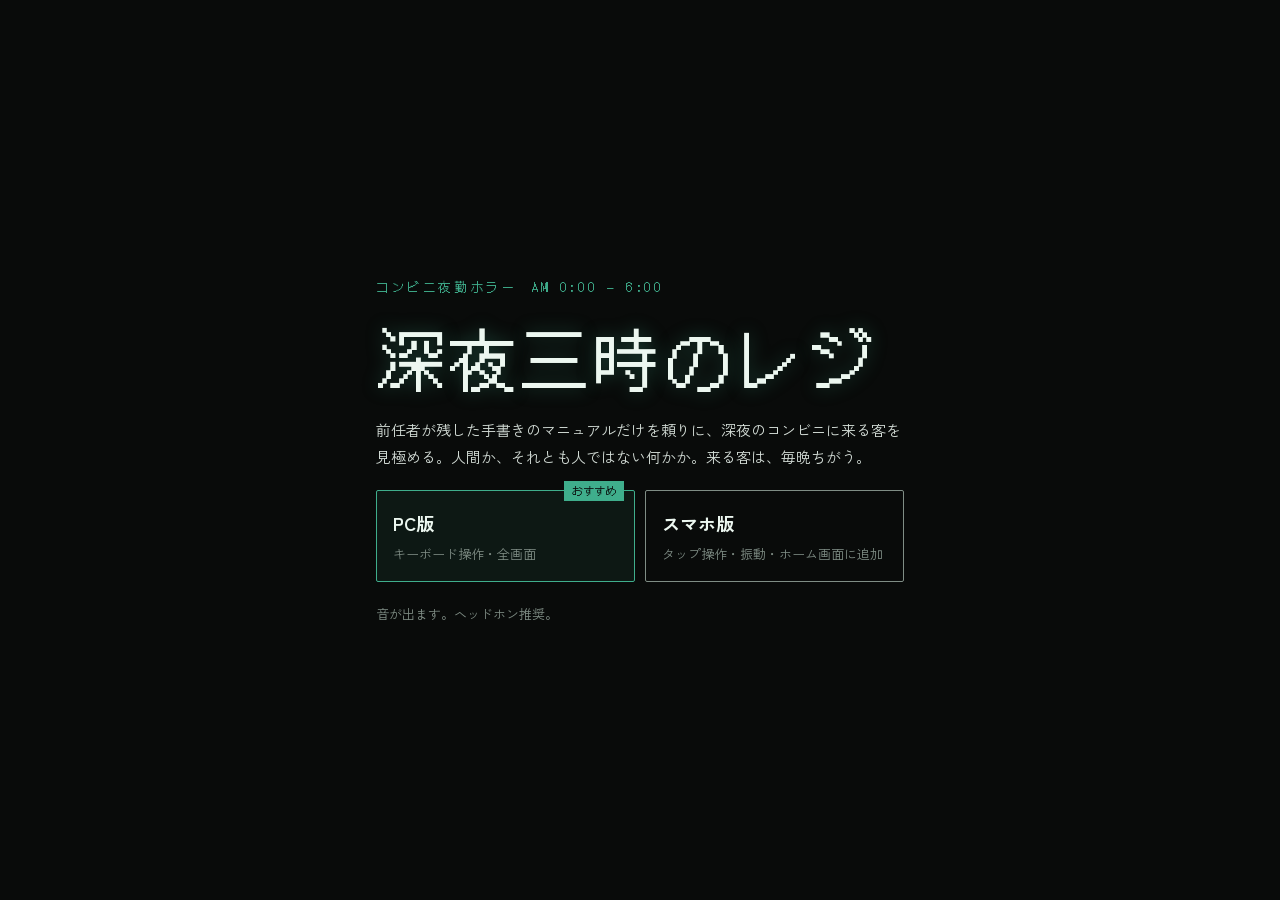
<file: index.html>
<!doctype html>
<html lang="ja">
<head>
<meta charset="utf-8">
<meta name="viewport" content="width=device-width, initial-scale=1, viewport-fit=cover">
<title>深夜三時のレジ</title>
<meta name="description" content="深夜のコンビニで、前任者のマニュアルを頼りに、来た客が人間かどうかを見分けるルール系ホラーゲーム。">
<meta name="theme-color" content="#090b0a">
<link rel="icon" href="icon.svg" type="image/svg+xml">
<link rel="apple-touch-icon" href="icon-180.png">
<link rel="preconnect" href="https://fonts.googleapis.com">
<link rel="preconnect" href="https://fonts.gstatic.com" crossorigin>
<link rel="stylesheet" href="https://fonts.googleapis.com/css2?family=DotGothic16&family=Zen+Kaku+Gothic+New:wght@400;700&display=swap">
<style>
/* 入口：タイトルと、PC版／スマホ版の選択だけ */
:root{
  --bg:#090b0a; --panel:#111513; --line:#253029; --ink:#d4ddd7; --muted:#7f8d85; --fluoro:#ecf7f0; --store:#3fae8c;
  --f-display:"DotGothic16", ui-monospace, "MS Gothic", monospace;
  --f-body:"Zen Kaku Gothic New", "Hiragino Sans", "Yu Gothic", "Meiryo", sans-serif;
  color-scheme: dark;
}
*,*::before,*::after{box-sizing:border-box}
html,body{height:100%}
body{margin:0;background:var(--bg);color:var(--ink);font-family:var(--f-body);font-size:15px;line-height:1.8;display:flex}
main{margin:auto;max-width:560px;width:100%;display:flex;flex-direction:column;gap:20px;
  padding-block:max(32px,env(safe-area-inset-top,0px)) max(32px,env(safe-area-inset-bottom,0px));
  padding-left:max(16px,env(safe-area-inset-left,0px));padding-right:max(16px,env(safe-area-inset-right,0px))}
.kicker{font-family:var(--f-display);color:var(--store);letter-spacing:.2em;font-size:13px}
h1{font-family:var(--f-display);font-weight:400;color:var(--fluoro);font-size:clamp(40px,10vw,68px);letter-spacing:.06em;line-height:1.15;margin:0;text-shadow:0 0 18px rgba(63,174,140,.35);text-wrap:balance}
p{margin:0}
.muted{color:var(--muted);font-size:13px}
.choices{display:grid;grid-template-columns:1fr 1fr;gap:10px}
@media (max-width:420px){.choices{grid-template-columns:1fr}}
.choice{display:flex;flex-direction:column;gap:2px;padding:16px;border:1px solid var(--muted);border-radius:2px;color:var(--ink);text-decoration:none;position:relative}
.choice b{font-size:18px;color:var(--fluoro)}
.choice span{font-size:13px;color:var(--muted)}
.choice:hover,.choice:focus-visible{border-color:var(--fluoro);outline:none}
.choice.rec{border-color:var(--store);background:rgba(63,174,140,.08)}
.choice.rec::after{content:"おすすめ";position:absolute;top:-10px;right:10px;background:var(--store);color:var(--bg);font-size:11px;padding:0 8px;font-family:var(--f-display)}
</style>
</head>
<body>
<main>
  <div class="kicker">コンビニ夜勤ホラー　AM 0:00 — 6:00</div>
  <h1>深夜三時のレジ</h1>
  <p>前任者が残した手書きのマニュアルだけを頼りに、深夜のコンビニに来る客を見極める。人間か、それとも人ではない何かか。来る客は、毎晩ちがう。</p>
  <div class="choices">
    <a class="choice" id="pc" href="pc/"><b>PC版</b><span>キーボード操作・全画面</span></a>
    <a class="choice" id="sp" href="sp/"><b>スマホ版</b><span>タップ操作・振動・ホーム画面に追加</span></a>
  </div>
  <p class="muted">音が出ます。ヘッドホン推奨。</p>
</main>
<script>
// 指で操作する小さな画面ならスマホ版を、それ以外はPC版をおすすめする
const touch = matchMedia('(pointer: coarse)').matches && Math.min(screen.width, screen.height) < 820;
document.getElementById(touch ? 'sp' : 'pc').classList.add('rec');
</script>
</body>
</html>
</file>
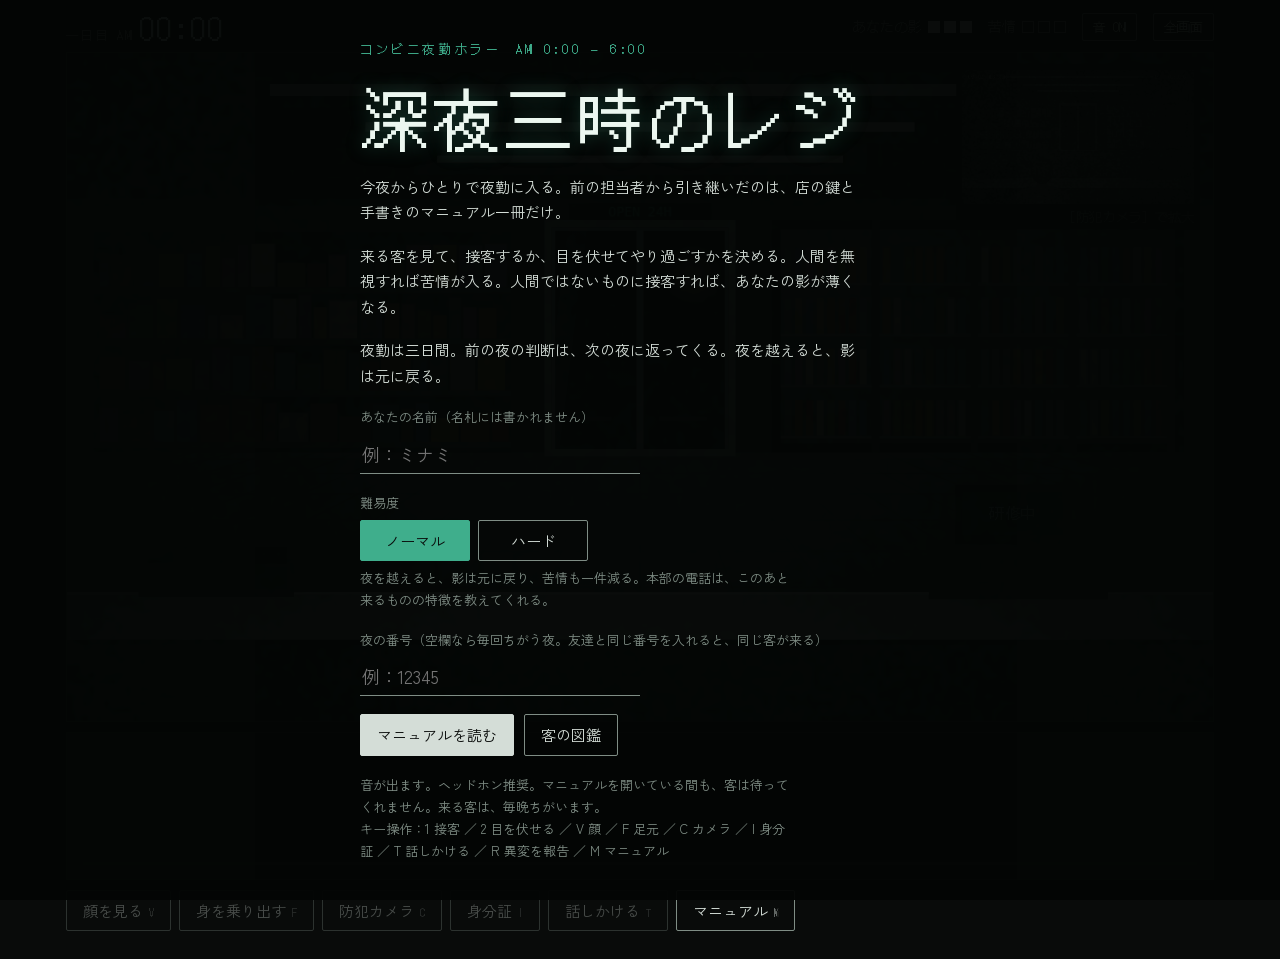
<file: pc/index.html>
<!doctype html>
<html lang="ja">
<head>
<meta charset="utf-8">
<meta name="viewport" content="width=device-width, initial-scale=1">
<title>深夜三時のレジ（PC版）</title>
<meta name="description" content="深夜のコンビニで、前任者のマニュアルを頼りに、来た客が人間かどうかを見分けるルール系ホラーゲーム。">
<meta name="theme-color" content="#090b0a">
<link rel="icon" href="../icon.svg" type="image/svg+xml">
<link rel="preconnect" href="https://fonts.googleapis.com">
<link rel="preconnect" href="https://fonts.gstatic.com" crossorigin>
<link rel="stylesheet" href="https://fonts.googleapis.com/css2?family=DotGothic16&family=Zen+Kaku+Gothic+New:wght@400;700&family=Zen+Kurenaido&display=swap">
<link rel="stylesheet" href="../game.css">
<link rel="stylesheet" href="../pc.css">
</head>
<body class="pc">
<div class="app">
  <header class="hud">
    <div class="clock"><small>AM</small><span id="clock">00:00</span></div>
    <div class="meters">
      <div>あなたの影<span class="pips" id="shadowPips"></span></div>
      <div>苦情<span class="pips comp" id="compPips"></span></div>
      <button id="mute" class="small" type="button">音 ON</button>
      <button id="fs" class="small" type="button">全画面</button>
    </div>
  </header>
  <div class="stage"><canvas id="cv" aria-label="深夜のコンビニのレジ前"></canvas></div>
  <section class="box" id="box" aria-live="polite">
    <div class="who" id="who"></div>
    <div class="desc" id="desc"></div>
    <div class="line" id="line"></div>
    <div class="items" id="items"></div>
    <div class="timer" id="timerWrap"><i id="timer"></i></div>
  </section>
  <div class="actions">
    <div class="grp">
      <button id="bFace" type="button">顔を見る<kbd>V</kbd></button>
      <button id="bFeet" type="button">身を乗り出す<kbd>F</kbd></button>
      <button id="bCam" type="button">防犯カメラ<kbd>C</kbd></button>
      <button id="bId" type="button">身分証<kbd>I</kbd></button>
      <button id="bTalk" type="button">話しかける<kbd>T</kbd></button>
      <button id="bReport" type="button" hidden>異変を報告<kbd>R</kbd></button>
      <button id="bManual" type="button">マニュアル<kbd>M</kbd></button>
    </div>
    <div class="grp">
      <button id="bAccept" type="button" hidden>接客する</button>
      <button id="bReject" type="button" hidden>目を伏せる</button>
      <button id="bNext" class="primary" type="button" hidden>次へ<kbd>Enter</kbd></button>
    </div>
  </div>
</div>

<div class="overlay" id="titleOv">
  <div class="card">
    <div class="kicker">コンビニ夜勤ホラー　AM 0:00 — 6:00</div>
    <h1>深夜三時のレジ</h1>
    <p>今夜からひとりで夜勤に入る。前の担当者から引き継いだのは、店の鍵と手書きのマニュアル一冊だけ。</p>
    <p>来る客を見て、接客するか、目を伏せてやり過ごすかを決める。人間を無視すれば苦情が入る。人間ではないものに接客すれば、あなたの影が薄くなる。</p>
    <p>夜勤は三日間。前の夜の判断は、次の夜に返ってくる。夜を越えると、影は元に戻る。</p>
    <div class="field">
      <label for="nameIn">あなたの名前（名札には書かれません）</label>
      <input id="nameIn" maxlength="8" placeholder="例：ミナミ" autocomplete="off">
    </div>
    <div class="field">
      <span class="lbl">難易度</span>
      <div class="seg" role="group" aria-label="難易度"><button id="dNormal" type="button" class="on" aria-pressed="true">ノーマル</button><button id="dHard" type="button" aria-pressed="false">ハード</button></div>
      <p class="muted" id="dDesc"></p>
    </div>
    <div class="field">
      <label for="seedIn">夜の番号（空欄なら毎回ちがう夜。友達と同じ番号を入れると、同じ客が来る）</label>
      <input id="seedIn" inputmode="numeric" maxlength="5" placeholder="例：12345" autocomplete="off">
    </div>
    <div class="row"><button id="bStart" class="primary" type="button">マニュアルを読む</button><button id="bDex" type="button">客の図鑑</button></div>
    <p class="muted">音が出ます。ヘッドホン推奨。マニュアルを開いている間も、客は待ってくれません。来る客は、毎晩ちがいます。<br>キー操作：1 接客 ／ 2 目を伏せる ／ V 顔 ／ F 足元 ／ C カメラ ／ I 身分証 ／ T 話しかける ／ R 異変を報告 ／ M マニュアル</p>
  </div>
</div>

<div class="overlay" id="manualOv" hidden>
  <div class="note" role="dialog" aria-label="夜勤マニュアル">
    <h3>夜勤のひとへ</h3>
    <p>このノートは全部、黒のボールペンで書いた。</p>
    <ol id="rules"></ol>
    <p>変わった人と、人じゃないものは、違う。見た目で決めないこと。普通に見えるものほど、よく見ること。</p>
    <p>チャイムは耳で確かめること。ドアが開いても、鳴らないことがある。</p>
    <p>迷ったら話しかけてみる。同じことを二回聞いて、答えが変わったら気をつけて。酔っぱらいと寝ぼけた人は別。</p>
    <p>電話の音がいつもと違ったら、表示が本部でも出ないこと。</p>
    <p>動物にも、影はある。</p>
    <p class="sign">— 前任より</p>
    <div class="frags" id="frags" hidden></div>
    <div class="close"><button id="bManClose" type="button">閉じる</button></div>
  </div>
</div>

<div class="overlay" id="endOv" hidden>
  <div class="card">
    <div class="kicker" id="endKind"></div>
    <h2 id="endTitle"></h2>
    <p class="end-text" id="endText"></p>
    <div class="stats" id="endStats"></div>
    <div class="row"><button id="bNextNight" class="primary" type="button" hidden>次の夜へ</button><button id="bRetry" class="primary" type="button">もう一度、夜勤に入る</button><button id="bSame" type="button">同じ番号でもう一度</button><button id="bShare" type="button">結果をシェア</button><button id="bDex2" type="button">図鑑</button></div>
  </div>
</div>
<div class="overlay" id="dexOv" hidden>
  <div class="card dex">
    <div class="kicker">この端末で見抜いた客の記録</div>
    <h2>客の図鑑</h2>
    <p class="muted" id="dexSum"></p>
    <div id="dexList"></div>
    <div class="row"><button id="bDexClose" class="primary" type="button">閉じる</button></div>
  </div>
</div>
<script src="../game.js"></script>
</body>
</html>
</file>
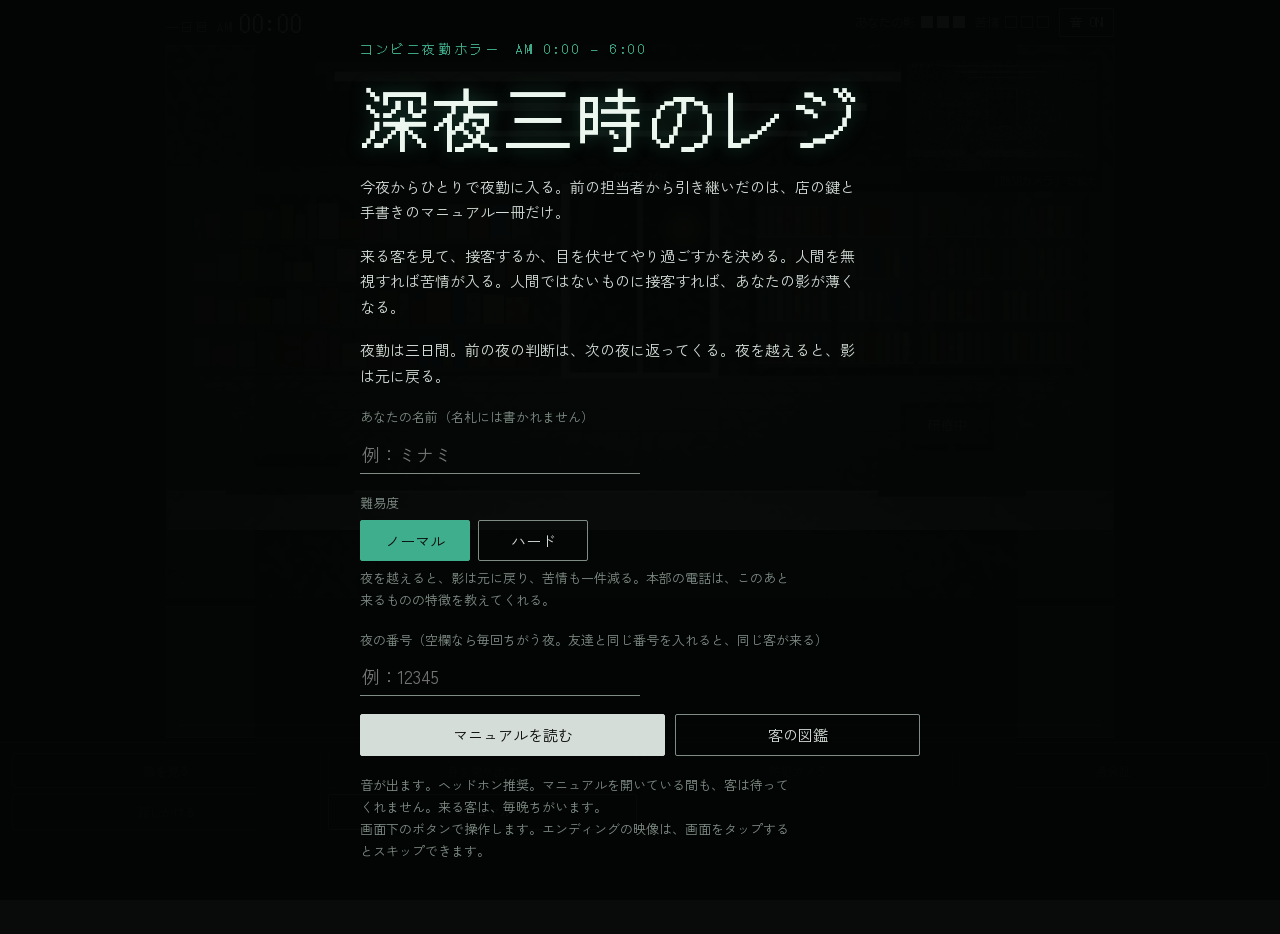
<file: sp/index.html>
<!doctype html>
<html lang="ja">
<head>
<meta charset="utf-8">
<meta name="viewport" content="width=device-width, initial-scale=1, viewport-fit=cover">
<meta name="apple-mobile-web-app-capable" content="yes">
<meta name="mobile-web-app-capable" content="yes">
<meta name="apple-mobile-web-app-status-bar-style" content="black-translucent">
<meta name="apple-mobile-web-app-title" content="深夜三時のレジ">
<link rel="manifest" href="manifest.webmanifest">
<link rel="apple-touch-icon" href="../icon-180.png">
<title>深夜三時のレジ（スマホ版）</title>
<meta name="description" content="深夜のコンビニで、前任者のマニュアルを頼りに、来た客が人間かどうかを見分けるルール系ホラーゲーム。">
<meta name="theme-color" content="#090b0a">
<link rel="icon" href="../icon.svg" type="image/svg+xml">
<link rel="preconnect" href="https://fonts.googleapis.com">
<link rel="preconnect" href="https://fonts.gstatic.com" crossorigin>
<link rel="stylesheet" href="https://fonts.googleapis.com/css2?family=DotGothic16&family=Zen+Kaku+Gothic+New:wght@400;700&family=Zen+Kurenaido&display=swap">
<link rel="stylesheet" href="../game.css">
<link rel="stylesheet" href="../sp.css">
</head>
<body class="sp">
<div class="app">
  <header class="hud">
    <div class="clock"><small>AM</small><span id="clock">00:00</span></div>
    <div class="meters">
      <div>あなたの影<span class="pips" id="shadowPips"></span></div>
      <div>苦情<span class="pips comp" id="compPips"></span></div>
      <button id="mute" class="small" type="button">音 ON</button>
    </div>
  </header>
  <div class="stage"><canvas id="cv" aria-label="深夜のコンビニのレジ前"></canvas></div>
  <section class="box" id="box" aria-live="polite">
    <div class="who" id="who"></div>
    <div class="desc" id="desc"></div>
    <div class="line" id="line"></div>
    <div class="items" id="items"></div>
    <div class="timer" id="timerWrap"><i id="timer"></i></div>
  </section>
  <div class="actions">
    <div class="grp">
      <button id="bFace" type="button">顔を見る<kbd>V</kbd></button>
      <button id="bFeet" type="button">身を乗り出す<kbd>F</kbd></button>
      <button id="bCam" type="button">防犯カメラ<kbd>C</kbd></button>
      <button id="bId" type="button">身分証<kbd>I</kbd></button>
      <button id="bTalk" type="button">話しかける<kbd>T</kbd></button>
      <button id="bReport" type="button" hidden>異変を報告<kbd>R</kbd></button>
      <button id="bManual" type="button">マニュアル<kbd>M</kbd></button>
    </div>
    <div class="grp">
      <button id="bAccept" type="button" hidden>接客する</button>
      <button id="bReject" type="button" hidden>目を伏せる</button>
      <button id="bNext" class="primary" type="button" hidden>次へ<kbd>Enter</kbd></button>
    </div>
  </div>
</div>

<div class="overlay" id="titleOv">
  <div class="card">
    <div class="kicker">コンビニ夜勤ホラー　AM 0:00 — 6:00</div>
    <h1>深夜三時のレジ</h1>
    <p>今夜からひとりで夜勤に入る。前の担当者から引き継いだのは、店の鍵と手書きのマニュアル一冊だけ。</p>
    <p>来る客を見て、接客するか、目を伏せてやり過ごすかを決める。人間を無視すれば苦情が入る。人間ではないものに接客すれば、あなたの影が薄くなる。</p>
    <p>夜勤は三日間。前の夜の判断は、次の夜に返ってくる。夜を越えると、影は元に戻る。</p>
    <div class="field">
      <label for="nameIn">あなたの名前（名札には書かれません）</label>
      <input id="nameIn" maxlength="8" placeholder="例：ミナミ" autocomplete="off">
    </div>
    <div class="field">
      <span class="lbl">難易度</span>
      <div class="seg" role="group" aria-label="難易度"><button id="dNormal" type="button" class="on" aria-pressed="true">ノーマル</button><button id="dHard" type="button" aria-pressed="false">ハード</button></div>
      <p class="muted" id="dDesc"></p>
    </div>
    <div class="field">
      <label for="seedIn">夜の番号（空欄なら毎回ちがう夜。友達と同じ番号を入れると、同じ客が来る）</label>
      <input id="seedIn" inputmode="numeric" maxlength="5" placeholder="例：12345" autocomplete="off">
    </div>
    <div class="row"><button id="bStart" class="primary" type="button">マニュアルを読む</button><button id="bDex" type="button">客の図鑑</button></div>
    <p class="muted">音が出ます。ヘッドホン推奨。マニュアルを開いている間も、客は待ってくれません。来る客は、毎晩ちがいます。<br>画面下のボタンで操作します。エンディングの映像は、画面をタップするとスキップできます。</p>
  </div>
</div>

<div class="overlay" id="manualOv" hidden>
  <div class="note" role="dialog" aria-label="夜勤マニュアル">
    <h3>夜勤のひとへ</h3>
    <p>このノートは全部、黒のボールペンで書いた。</p>
    <ol id="rules"></ol>
    <p>変わった人と、人じゃないものは、違う。見た目で決めないこと。普通に見えるものほど、よく見ること。</p>
    <p>チャイムは耳で確かめること。ドアが開いても、鳴らないことがある。</p>
    <p>迷ったら話しかけてみる。同じことを二回聞いて、答えが変わったら気をつけて。酔っぱらいと寝ぼけた人は別。</p>
    <p>電話の音がいつもと違ったら、表示が本部でも出ないこと。</p>
    <p>動物にも、影はある。</p>
    <p class="sign">— 前任より</p>
    <div class="frags" id="frags" hidden></div>
    <div class="close"><button id="bManClose" type="button">閉じる</button></div>
  </div>
</div>

<div class="overlay" id="endOv" hidden>
  <div class="card">
    <div class="kicker" id="endKind"></div>
    <h2 id="endTitle"></h2>
    <p class="end-text" id="endText"></p>
    <div class="stats" id="endStats"></div>
    <div class="row"><button id="bNextNight" class="primary" type="button" hidden>次の夜へ</button><button id="bRetry" class="primary" type="button">もう一度、夜勤に入る</button><button id="bSame" type="button">同じ番号でもう一度</button><button id="bShare" type="button">結果をシェア</button><button id="bDex2" type="button">図鑑</button></div>
  </div>
</div>
<div class="overlay" id="dexOv" hidden>
  <div class="card dex">
    <div class="kicker">この端末で見抜いた客の記録</div>
    <h2>客の図鑑</h2>
    <p class="muted" id="dexSum"></p>
    <div id="dexList"></div>
    <div class="row"><button id="bDexClose" class="primary" type="button">閉じる</button></div>
  </div>
</div>
<script src="../game.js"></script>
</body>
</html>
</file>
<file: game.css>
/* アーティファクト版の外枠が持っていたリセット */
*,*::before,*::after{box-sizing:border-box}
html{-webkit-text-size-adjust:100%;padding-top:env(safe-area-inset-top,0px);padding-bottom:env(safe-area-inset-bottom,0px)}
body{margin:0}
img{max-width:100%}
[hidden]{display:none!important}
/* Layout: one CCTV-framed store view over a dark dialogue strip; the manual is a ruled paper notebook laid over everything */
:root{
  --bg:#090b0a; --panel:#111513; --line:#253029; --ink:#d4ddd7; --muted:#7f8d85; --fluoro:#ecf7f0;
  --store:#3fae8c; --blood:#c4342c; --paper:#ece7d7; --paper-ink:#1e2226; --paper-rule:rgba(70,90,130,.22);
  --f-display:"DotGothic16", ui-monospace, "MS Gothic", monospace;
  --f-body:"Zen Kaku Gothic New", "Hiragino Sans", "Yu Gothic", "Meiryo", sans-serif;
  --f-hand:"Zen Kurenaido", "Klee One", "Yu Mincho", serif;
  color-scheme: dark;
}
html,body{height:100%}
body{background:var(--bg);color:var(--ink);font-family:var(--f-body);font-size:15px;line-height:1.7}
.app{max-width:980px;margin:0 auto;padding-block:12px 28px;padding-left:max(16px,env(safe-area-inset-left,0px));padding-right:max(16px,env(safe-area-inset-right,0px));display:flex;flex-direction:column;gap:10px}
.hud{display:flex;justify-content:space-between;align-items:center;gap:10px 18px;flex-wrap:wrap;font-family:var(--f-display)}
.clock{font-size:30px;letter-spacing:.08em;color:var(--fluoro);font-variant-numeric:tabular-nums;line-height:1}
.clock small{font-size:13px;color:var(--muted);margin-right:6px;letter-spacing:.1em}
.meters{display:flex;gap:16px;align-items:center;flex-wrap:wrap;font-size:14px;color:var(--muted)}
.pips{display:inline-flex;gap:4px;margin-left:6px;vertical-align:-1px}
.pips span{width:12px;height:12px;background:var(--ink)}
.pips span.off{background:transparent;box-shadow:inset 0 0 0 1px var(--muted)}
.pips.comp span{background:transparent;box-shadow:inset 0 0 0 1px var(--muted)}
.pips.comp span.on{background:var(--blood);box-shadow:none}
.stage{position:relative;width:100%;aspect-ratio:960/560;max-width:100%;background:#000;border:1px solid var(--line)}
.stage canvas{width:100%;height:100%;display:block}
.box{background:var(--panel);border:1px solid var(--line);padding:12px 16px 14px;display:flex;flex-direction:column;gap:4px;min-height:148px;cursor:default}
.who{font-family:var(--f-display);color:var(--store);font-size:13px;letter-spacing:.12em;min-height:1.4em}
.desc{color:var(--muted);font-size:14px}
.line{font-size:17px;color:var(--fluoro);white-space:pre-line;min-height:1.7em}
.items{font-size:13px;color:var(--muted);font-family:var(--f-display);letter-spacing:.04em}
.timer{height:3px;background:var(--line);margin-top:auto}
.timer i{display:block;height:100%;background:var(--ink);transform-origin:left;transform:scaleX(0)}
.timer.low i{background:var(--blood)}
.actions{display:flex;flex-wrap:wrap;gap:8px;justify-content:space-between}
.grp{display:flex;flex-wrap:wrap;gap:8px}
button{font-family:var(--f-body);font-size:15px;line-height:1.3;padding:10px 16px;background:transparent;color:var(--ink);border:1px solid var(--muted);border-radius:2px;cursor:pointer}
button:hover:not(:disabled){border-color:var(--fluoro);color:var(--fluoro)}
button:focus-visible{outline:2px solid var(--store);outline-offset:2px}
button:disabled{opacity:.3;cursor:default}
button.on{border-color:var(--store);color:var(--store)}
button.primary{background:var(--ink);color:var(--bg);border-color:var(--ink)}
button.primary:hover:not(:disabled){background:var(--fluoro);color:var(--bg)}
button.small{font-family:var(--f-display);font-size:13px;padding:5px 10px}
button kbd{font-family:var(--f-display);font-size:11px;opacity:.55;margin-left:6px}
button.glow{border-color:var(--blood);color:var(--blood);animation:glow 1.1s steps(2) infinite}
@keyframes glow{50%{border-color:var(--muted);color:var(--ink)}}

.overlay{position:fixed;inset:0;z-index:30;background:rgba(4,6,5,.97);display:flex;overflow-y:auto;padding-block:max(24px,env(safe-area-inset-top,0px)) max(24px,env(safe-area-inset-bottom,0px));padding-left:max(16px,env(safe-area-inset-left,0px));padding-right:max(16px,env(safe-area-inset-right,0px))}
.overlay>*{margin:auto}
.card{max-width:560px;width:100%;display:flex;flex-direction:column;gap:18px}
.kicker{font-family:var(--f-display);color:var(--store);letter-spacing:.2em;font-size:13px}
.card h1,.card h2{font-family:var(--f-display);font-weight:400;color:var(--fluoro);margin:0;line-height:1.15;text-wrap:balance;text-shadow:0 0 18px rgba(63,174,140,.35)}
.card h1{font-size:clamp(40px,9vw,68px);letter-spacing:.06em}
.card h2{font-size:clamp(26px,6vw,36px);letter-spacing:.04em}
.card p{margin:0;max-width:62ch}
.card .muted{color:var(--muted);font-size:13px}
.field{display:flex;flex-direction:column;gap:6px}
.field label{font-size:13px;color:var(--muted)}
.field input{font-family:var(--f-body);font-size:18px;color:var(--fluoro);background:transparent;border:0;border-bottom:1px solid var(--muted);padding:6px 2px;width:100%;max-width:280px;border-radius:0}
.field input:focus{outline:none;border-bottom-color:var(--store)}
.row{display:flex;gap:10px;flex-wrap:wrap}
.end-text{white-space:pre-line;font-size:16px;line-height:1.9}
.stats{font-family:var(--f-display);color:var(--muted);font-size:14px;letter-spacing:.05em;border-top:1px solid var(--line);padding-top:12px}
.stats .miss{margin-top:12px;font-family:var(--f-body);font-size:13px;line-height:1.8}
.stats .miss ul{margin:6px 0 0;padding-left:1.2em}
.stats .miss b{color:var(--ink);font-weight:700}

.note{position:relative;max-width:580px;width:100%;background-color:var(--paper);color:var(--paper-ink);font-family:var(--f-hand);font-size:18px;line-height:32px;padding:28px 26px 24px 52px;background-image:repeating-linear-gradient(to bottom,transparent 0 31px,var(--paper-rule) 31px 32px);background-position:0 20px;transform:rotate(-.5deg);box-shadow:0 20px 60px rgba(0,0,0,.6)}
.note::before{content:"";position:absolute;top:0;bottom:0;left:36px;width:1px;background:rgba(196,52,44,.35)}
.note h3{font-family:var(--f-hand);font-weight:400;font-size:22px;margin:0 0 4px}
.note p{margin:0}
.note ol{list-style:none;margin:8px 0;padding:0}
.note li{display:grid;grid-template-columns:1.6em 1fr;gap:2px}
.note li b{font-weight:400}
.note .red{color:var(--blood);font-size:20px;transform:rotate(-1.4deg) translateX(6px);letter-spacing:.06em;margin-top:6px}
.note .sign{text-align:right;margin-top:6px}
.note .close{margin-top:16px;display:flex;justify-content:flex-end}
.note button{font-family:var(--f-body);color:var(--paper-ink);border-color:var(--paper-ink)}
.note button:hover:not(:disabled){color:var(--blood);border-color:var(--blood)}
@media (max-width:520px){
  .note{padding:22px 16px 20px 40px;font-size:16px}
  .note::before{left:28px}
  .line{font-size:16px}
  button{padding:9px 12px;font-size:14px}
  button kbd{display:none}
}
.card.bad .kicker{color:var(--blood)}
.card.bad h2{color:var(--blood);text-shadow:2px 0 rgba(196,52,44,.6),-2px 0 rgba(63,174,140,.4);animation:glitch 2.4s steps(1) infinite}
@keyframes glitch{0%,100%{transform:none}92%{transform:translate(3px,-1px) skewX(-6deg)}94%{transform:translate(-4px,1px)}96%{transform:none}}
@media (prefers-reduced-motion: reduce){button.glow,.card.bad h2{animation:none}}
/* 三日目までの追加：書き換えられたマニュアル・前任者の切れ端・図鑑 */
.note .blue{color:#2b4f9e;font-size:19px;transform:rotate(1deg) translateX(10px);margin-top:6px}
.note li.struck span{text-decoration:line-through;text-decoration-color:var(--blood);text-decoration-thickness:2px;opacity:.65}
.note .frags{margin-top:12px;padding-top:6px;border-top:1px dashed rgba(30,34,38,.35);color:#4f5459;font-size:15px;line-height:28px}
.note .frags h4{font-weight:400;font-size:16px;margin:0}
.note .frags p{margin:6px 0 0;white-space:pre-line}
.stats .seed{margin-top:8px;font-size:13px}
.card.dex{max-width:820px}
.dex h3{font-family:var(--f-display);font-weight:400;color:var(--store);font-size:14px;letter-spacing:.12em;margin:16px 0 6px}
.dex-grid{display:grid;grid-template-columns:repeat(auto-fill,minmax(150px,1fr));gap:6px}
.dex-item{border:1px solid var(--line);padding:8px 10px;display:flex;flex-direction:column;gap:2px;font-size:13px;color:var(--muted);min-height:44px}
.dex-item b{font-weight:700}
.dex-item.ok{border-color:var(--muted)}
.dex-item.ok b{color:var(--fluoro)}
.dex-item span{font-family:var(--f-display);font-size:12px;letter-spacing:.06em}
.dex-item.ok span{color:var(--store)}
.dex-item.ok span.bad{color:var(--blood)}
.dex-item small{font-size:12px;line-height:1.55}
#dexOv{background:var(--bg)}
#dexSum span{white-space:nowrap}
.field .lbl{font-size:13px;color:var(--muted)}
.seg{display:flex;gap:8px}
.seg button{min-width:110px}
.seg button.on,.seg button.on:hover{background:var(--store);border-color:var(--store);color:var(--bg)}
#dHard.on,#dHard.on:hover{background:var(--blood);border-color:var(--blood);color:#fff}
</file>
<file: pc.css>
/* PC版：大きな画面では店内を広く見せる */
body.pc .app{max-width:1180px}
body.pc .stage{cursor:crosshair}
</file>
<file: sp.css>
/* スマホ版：縦持ちで、親指で押せるボタンを画面下に固定する */
html,body{overscroll-behavior:none}
body.sp{-webkit-tap-highlight-color:transparent;-webkit-user-select:none;user-select:none;touch-action:manipulation;-webkit-touch-callout:none}
body.sp input{-webkit-user-select:text;user-select:text}
body.sp .app{padding-block:8px calc(196px + env(safe-area-inset-bottom,0px));gap:8px}
body.sp .hud{gap:6px 12px}
body.sp .clock{font-size:22px}
body.sp .meters{gap:10px;font-size:12px}
body.sp .box{min-height:132px;padding:10px 12px}
body.sp .desc{font-size:13px}
body.sp .line{font-size:15px}
body.sp kbd{display:none}

body.sp .actions{position:fixed;left:0;right:0;bottom:0;z-index:10;display:grid;grid-template-columns:1fr;gap:8px;background:var(--bg);border-top:1px solid var(--line);
  padding:10px max(12px,env(safe-area-inset-right,0px)) calc(10px + env(safe-area-inset-bottom,0px)) max(12px,env(safe-area-inset-left,0px))}
body.sp .actions .grp{display:grid;gap:6px}
body.sp .actions .grp:first-child{grid-template-columns:repeat(4,1fr)}
body.sp .actions .grp:last-child{grid-template-columns:1fr 1fr;min-height:52px}
body.sp .actions .grp:first-child button{font-size:12px;letter-spacing:-.03em;padding:9px 0;white-space:nowrap;min-width:0}
body.sp .actions .grp:last-child button{font-size:16px;padding:14px 8px}
body.sp #bNext{grid-column:1 / -1}
body.sp button:active:not(:disabled){background:var(--line)}
body.sp button.primary:active:not(:disabled){background:var(--muted)}

body.sp .overlay{padding-bottom:max(24px,env(safe-area-inset-bottom,0px))}
body.sp .note{font-size:16px}
body.sp .card .row button{flex:1 1 auto}
</file>
